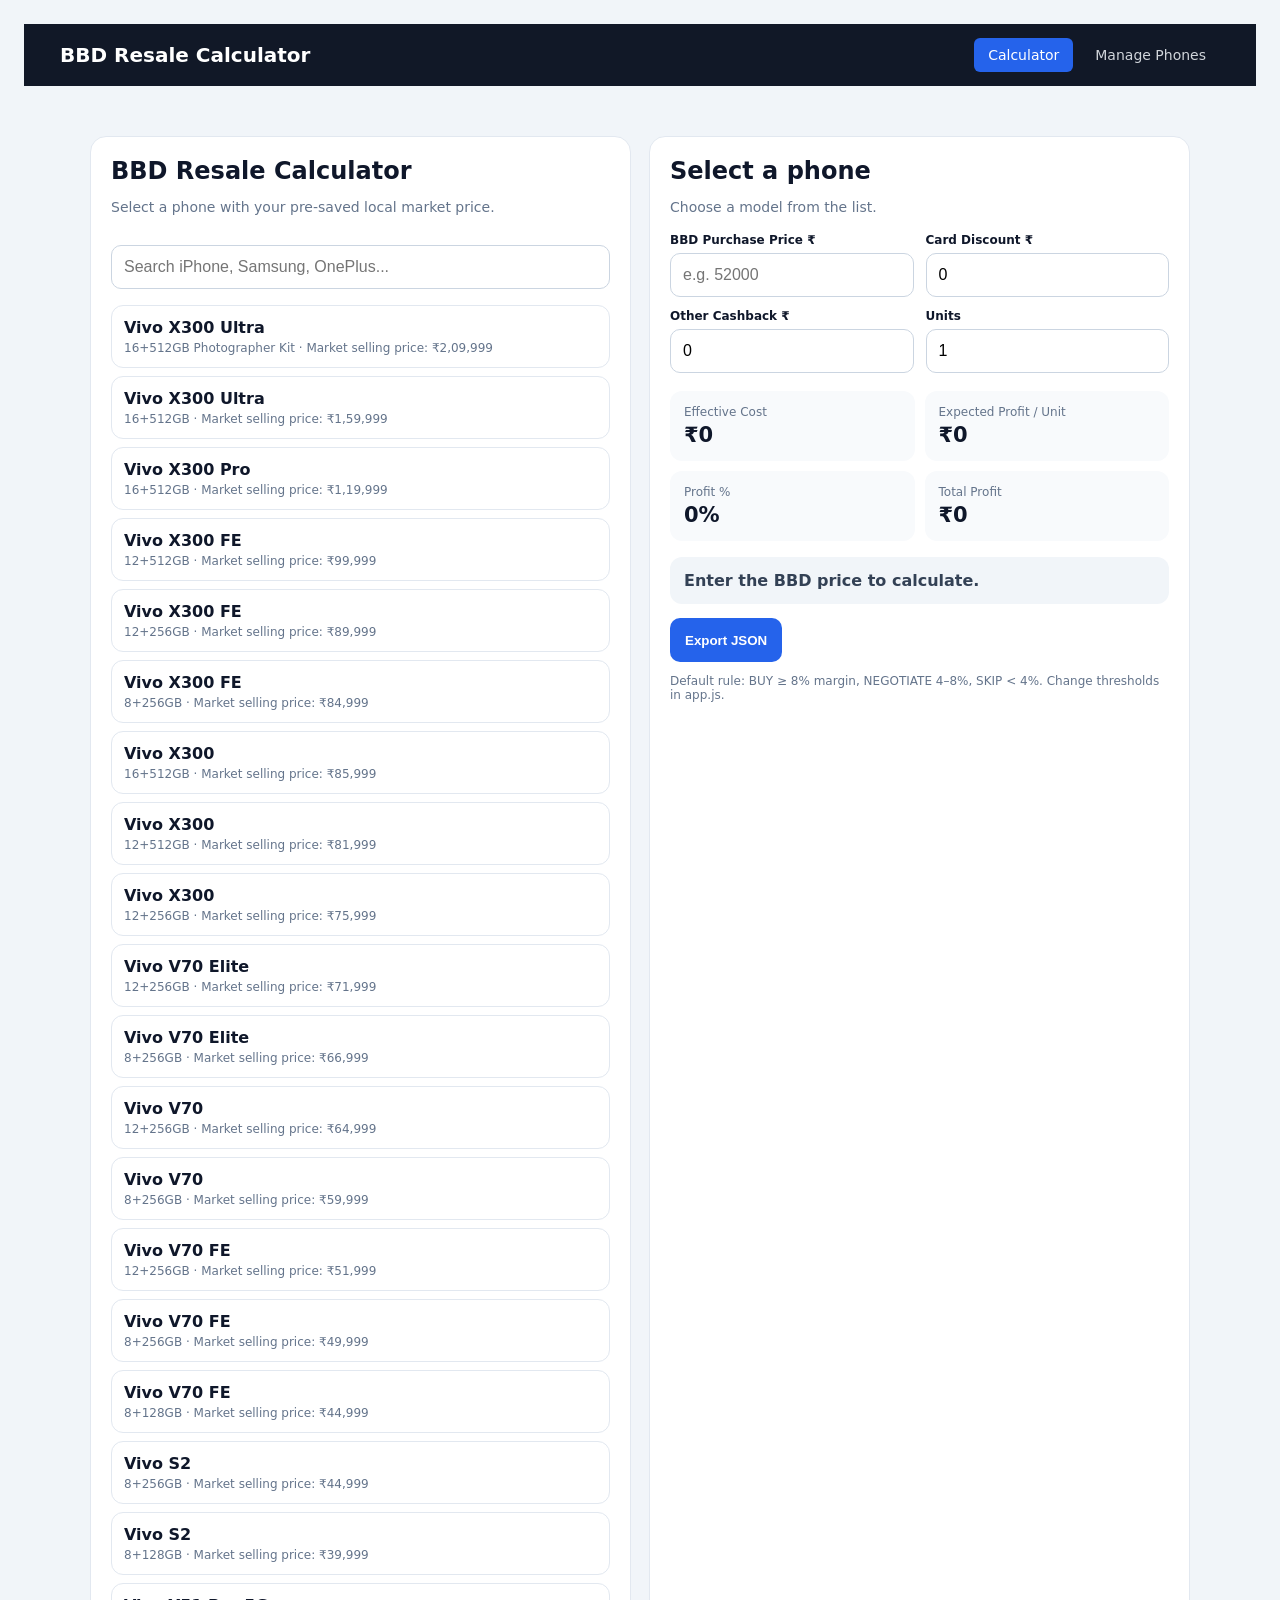
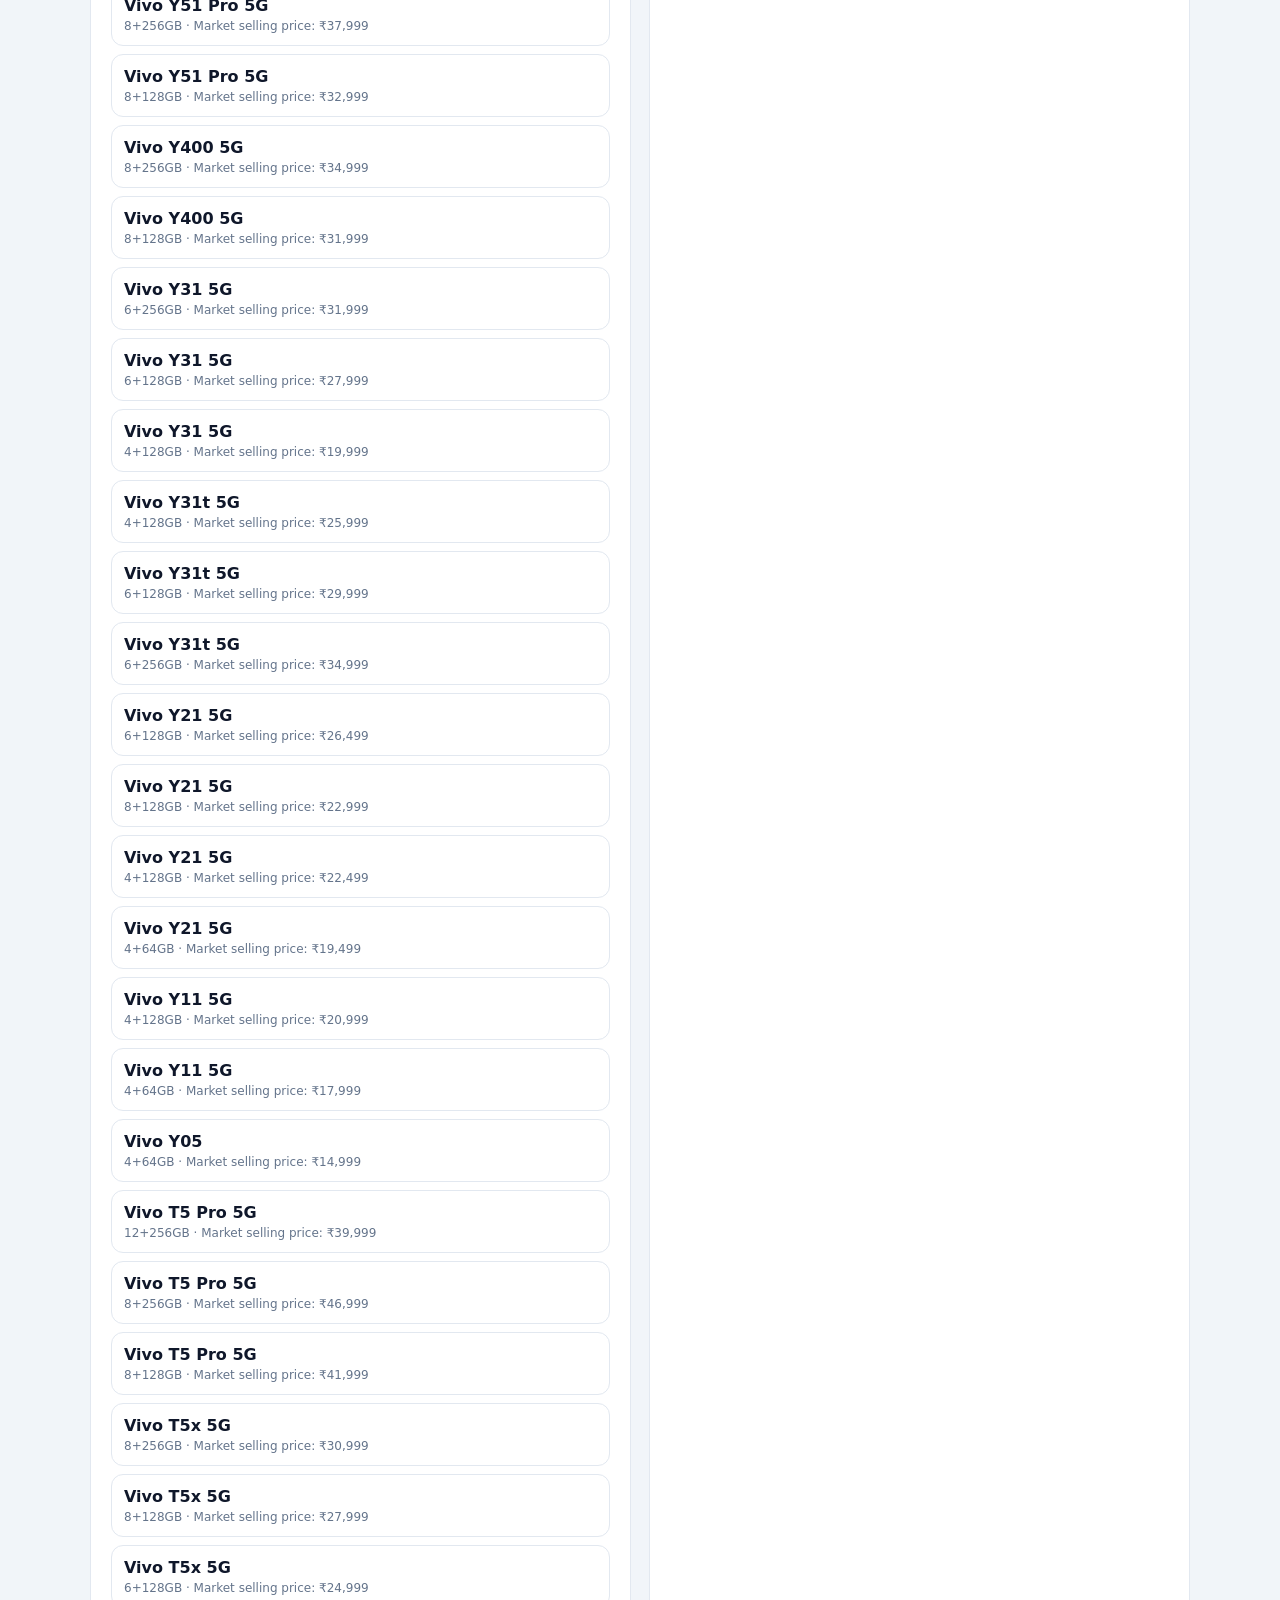
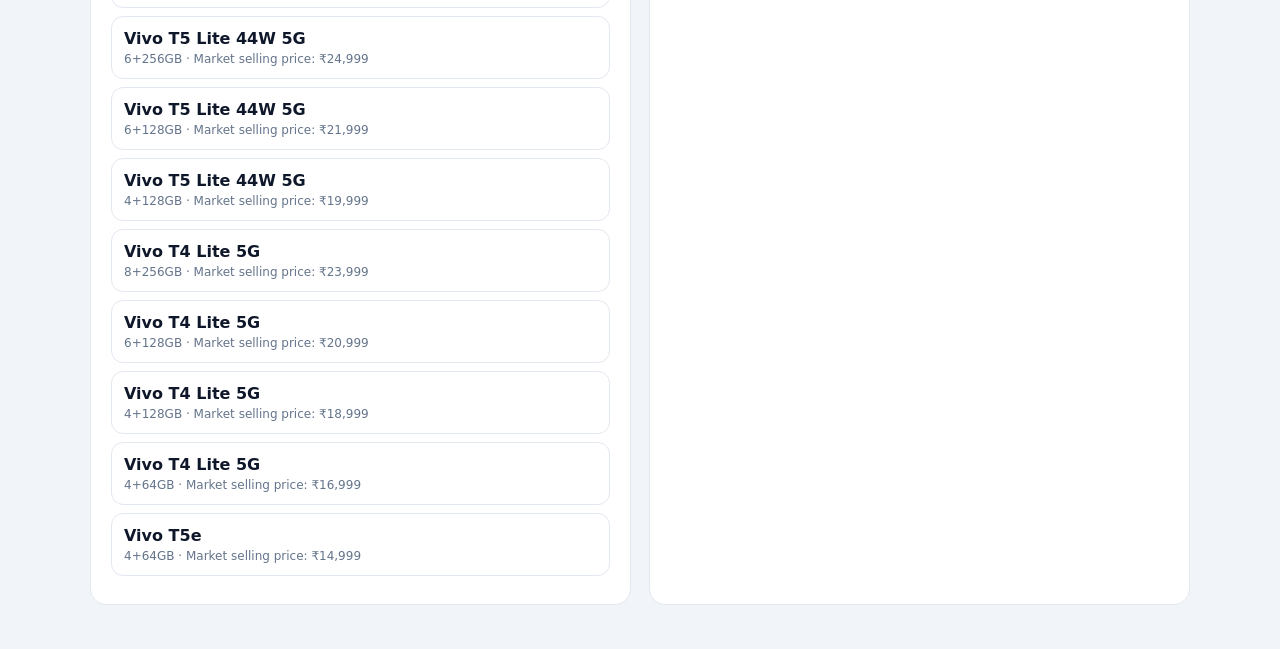
<file: index.html>
<!doctype html>
<html lang="en">
  <head>
    <meta charset="UTF-8" />
    <meta name="viewport" content="width=device-width, initial-scale=1.0" />
    <title>BBD Resale Calculator</title>
    <!-- common css -->
    <link rel="stylesheet" href="assets/css/header.css" />
    <link rel="stylesheet" href="assets/css/style.css" />
  </head>
  <body>
    <header class="site-header">
      <div class="header-inner">
        <a href="index.html" class="logo"> BBD Resale Calculator </a>

        <nav class="main-nav">
          <a href="index.html" class="nav-link active"> Calculator </a>

          <a href="admin.html" class="nav-link"> Manage Phones </a>
        </nav>
      </div>
    </header>
    <main class="app">
      <section class="panel phone-panel">
        <h1>BBD Resale Calculator</h1>
        <p class="muted">
          Select a phone with your pre-saved local market price.
        </p>
        <input
          id="search"
          class="input search"
          type="search"
          placeholder="Search iPhone, Samsung, OnePlus..."
        />
        <div id="phoneList"></div>
      </section>

      <section class="panel calculator-panel">
        <h2 id="selectedName">Select a phone</h2>
        <p id="marketText" class="muted">Choose a model from the list.</p>

        <div class="form-grid">
          <label>
            BBD Purchase Price ₹
            <input
              id="buyPrice"
              class="input"
              type="number"
              min="0"
              step="1"
              placeholder="e.g. 52000"
            />
          </label>

          <label>
            Card Discount ₹
            <input
              id="discount"
              class="input"
              type="number"
              min="0"
              step="1"
              value="0"
            />
          </label>

          <label>
            Other Cashback ₹
            <input
              id="cashback"
              class="input"
              type="number"
              min="0"
              step="1"
              value="0"
            />
          </label>

          <label>
            Units
            <input
              id="units"
              class="input"
              type="number"
              min="1"
              step="1"
              value="1"
            />
          </label>
        </div>

        <div class="metrics">
          <div class="metric">
            <span>Effective Cost</span>
            <strong id="effective">₹0</strong>
          </div>
          <div class="metric">
            <span>Expected Profit / Unit</span>
            <strong id="profit">₹0</strong>
          </div>
          <div class="metric">
            <span>Profit %</span>
            <strong id="profitPct">0%</strong>
          </div>
          <div class="metric">
            <span>Total Profit</span>
            <strong id="totalProfit">₹0</strong>
          </div>
        </div>

        <div id="decision" class="decision neutral" aria-live="polite">
          Enter the BBD price to calculate.
        </div>

        <div class="actions">
          <button id="exportBtn" type="button">Export JSON</button>
        </div>

        <p class="muted small">
          Default rule: BUY ≥ 8% margin, NEGOTIATE 4–8%, SKIP &lt; 4%. Change
          thresholds in app.js.
        </p>
      </section>
    </main>

    <script src="assets/data/phones.js"></script>
    <script src="assets/js/app.js"></script>
  </body>
</html>
</file>
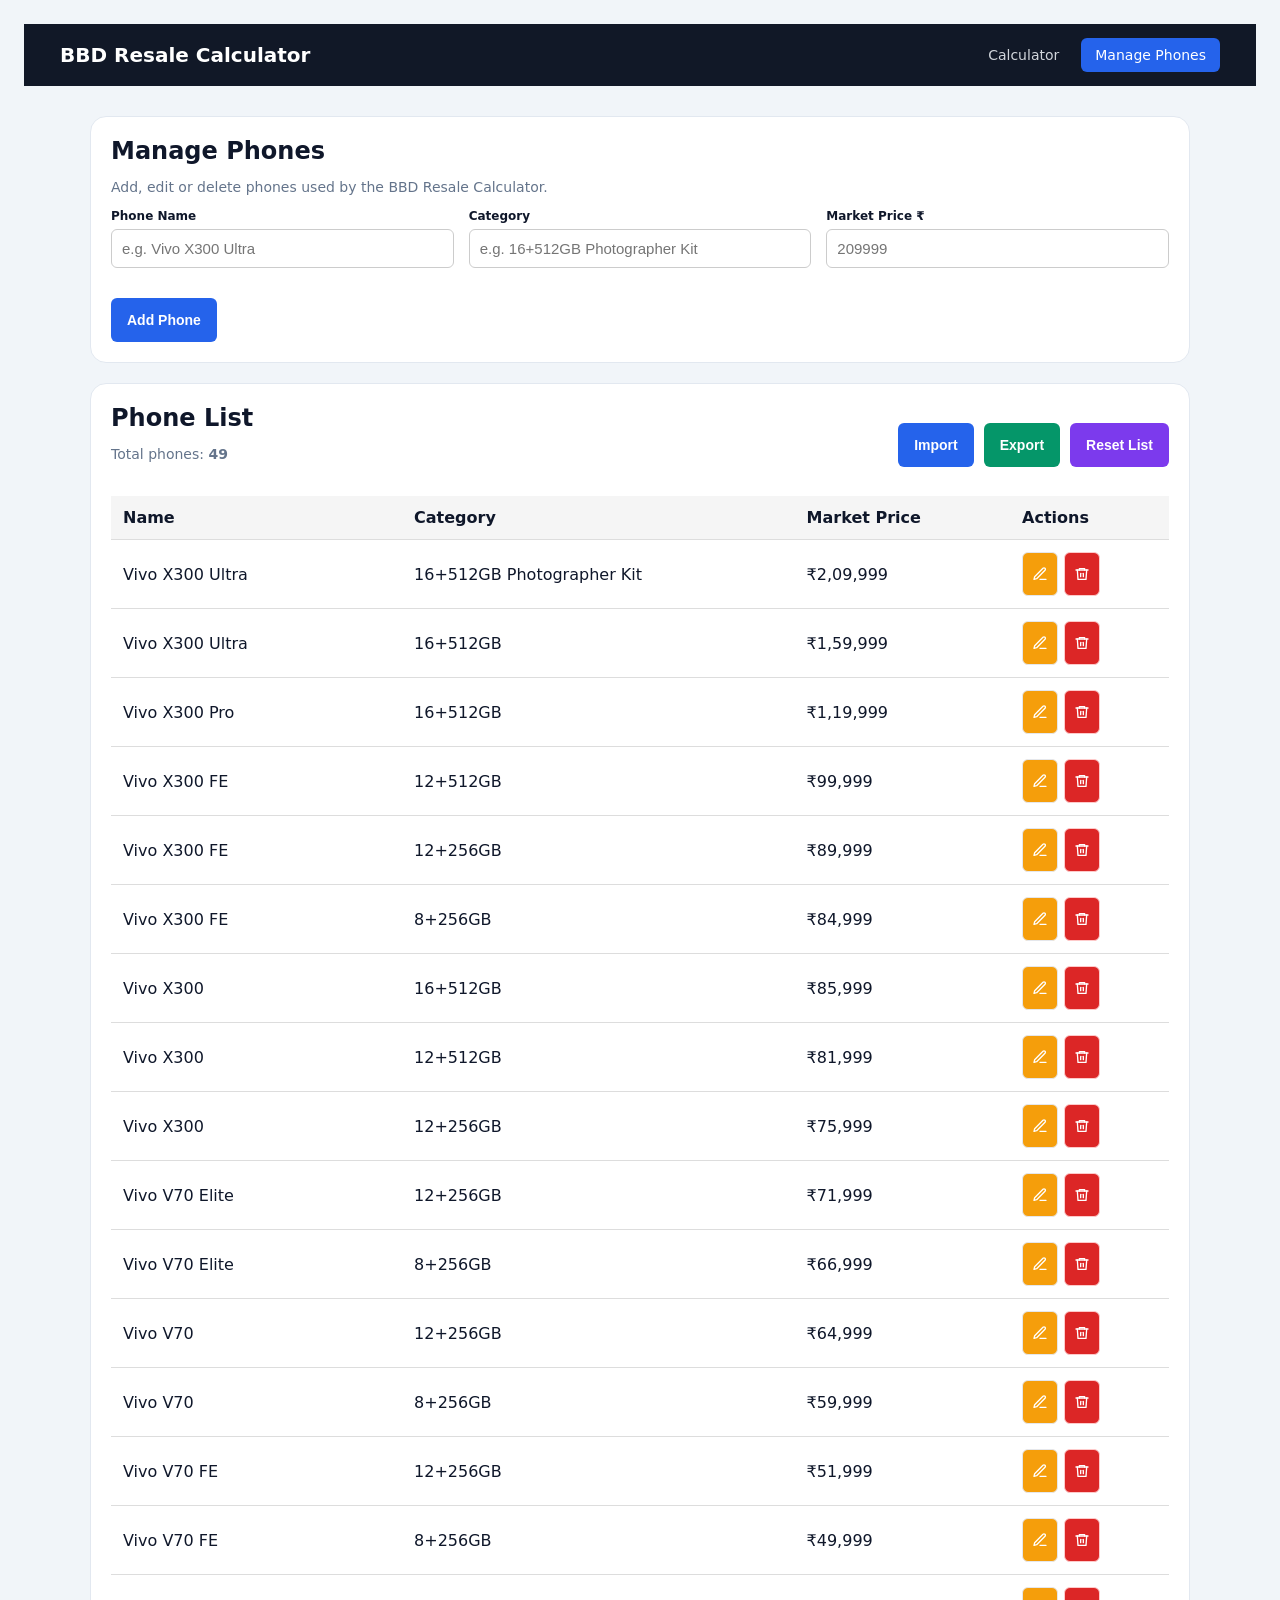
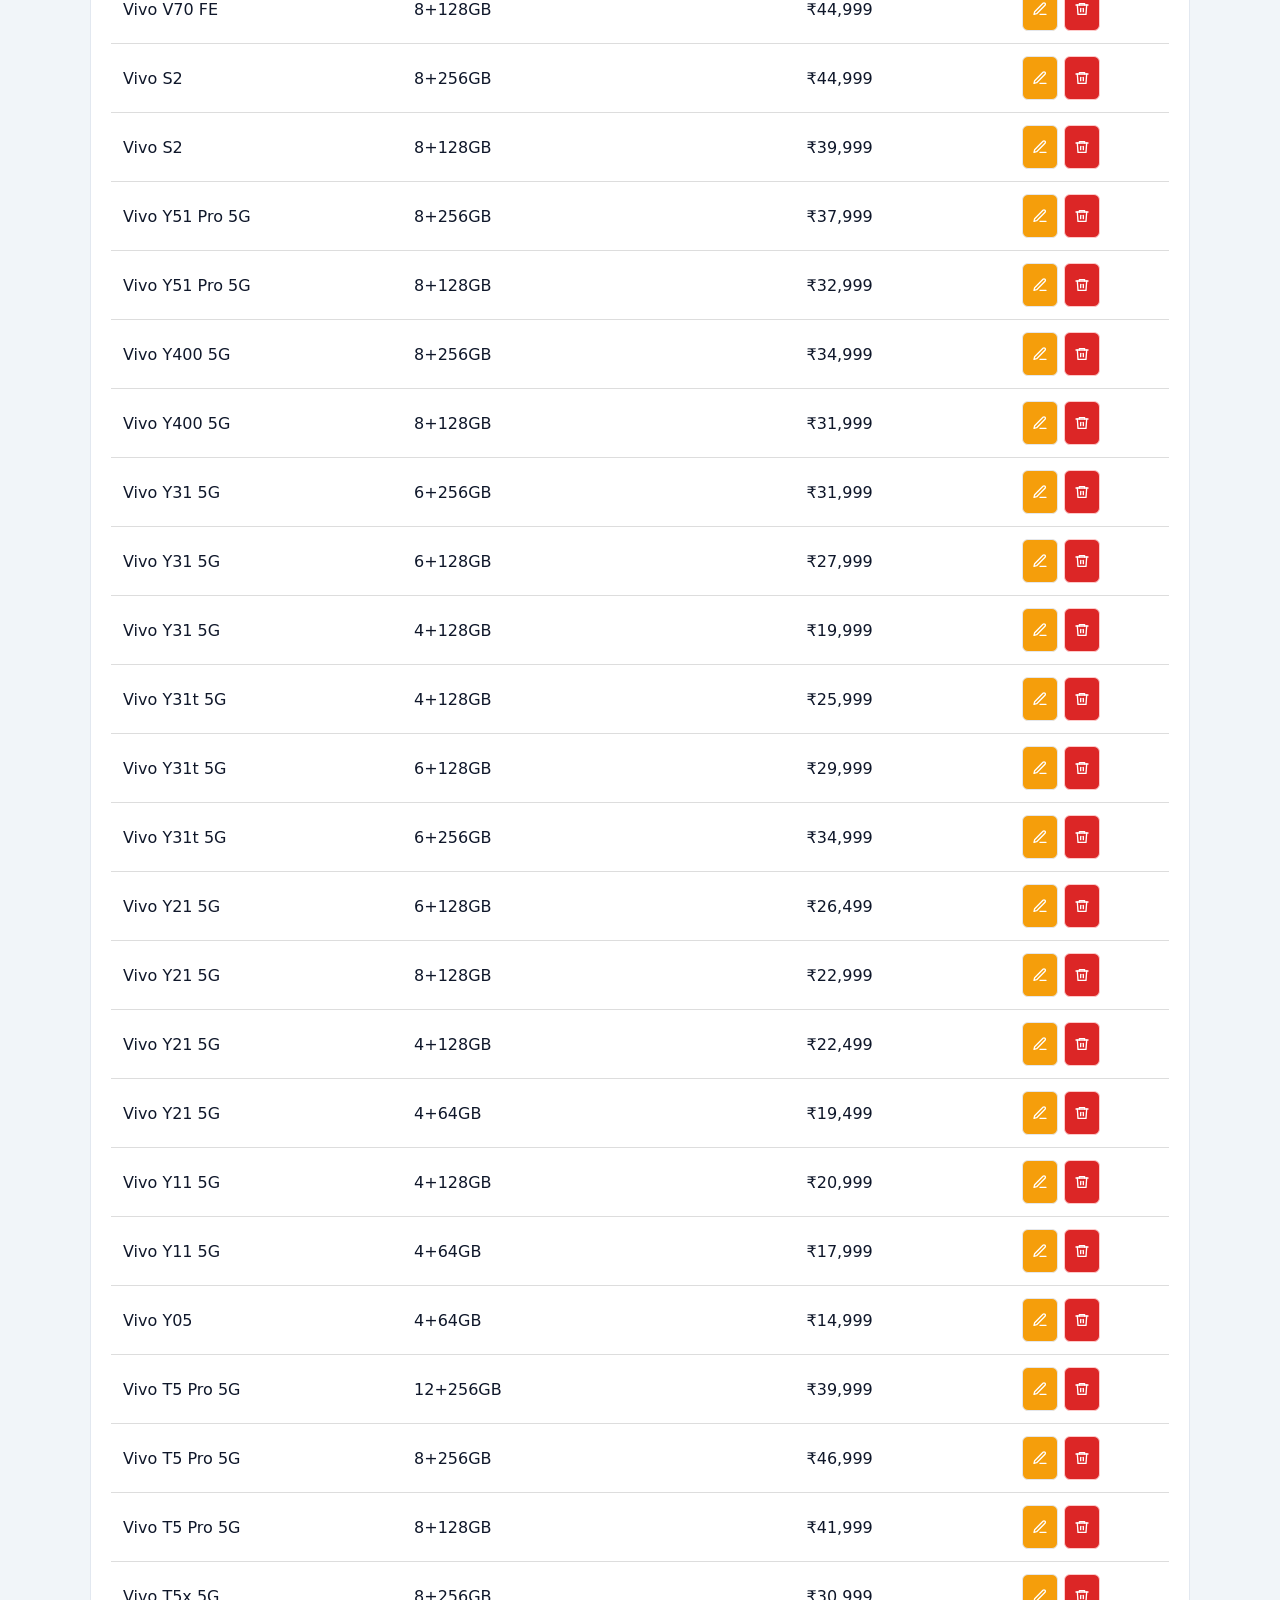
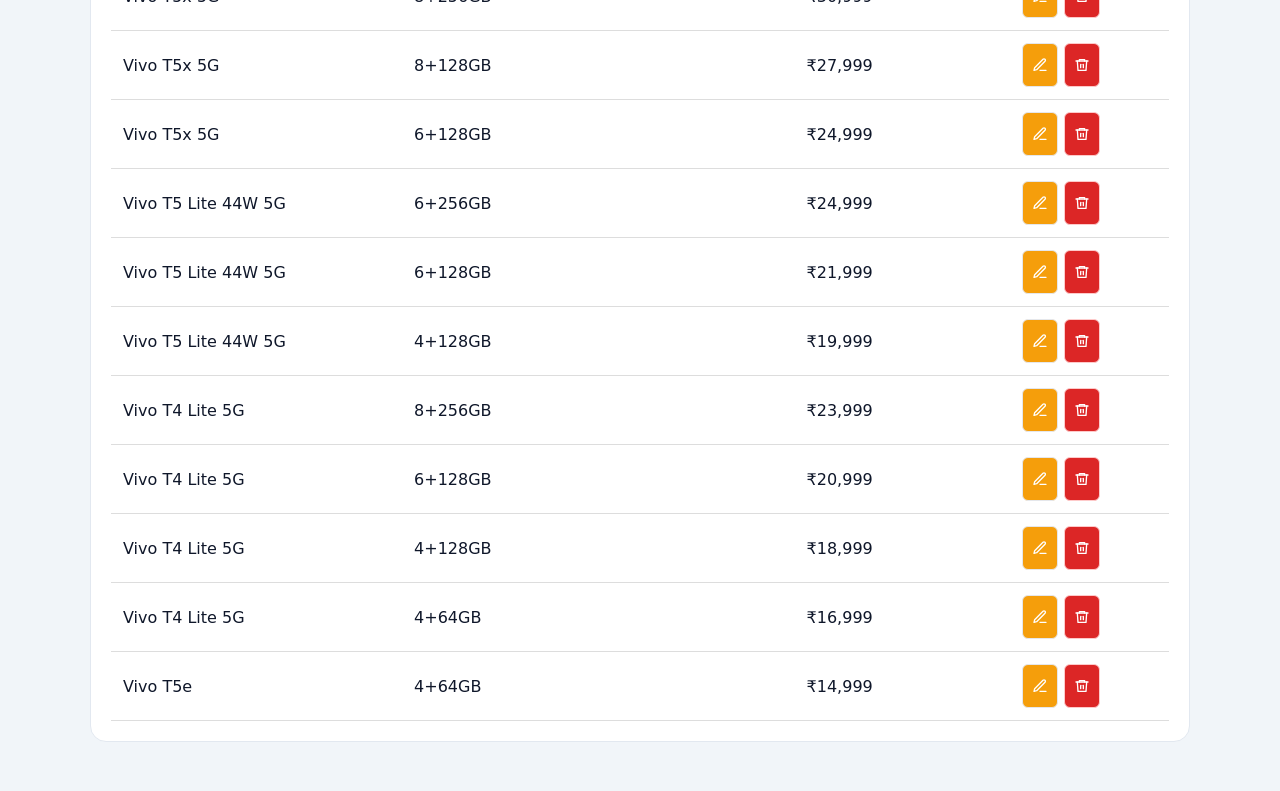
<file: admin.html>
<!doctype html>
<html lang="en">
  <head>
    <meta charset="UTF-8" />
    <meta name="viewport" content="width=device-width, initial-scale=1.0" />
    <title>Manage Phones</title>
    <!-- common css -->
    <link rel="stylesheet" href="assets/css/header.css" />
    <link rel="stylesheet" href="assets/css/style.css" />
    <!-- page css -->
    <link rel="stylesheet" href="assets/css/admin.css" />
  </head>

  <body>
    <header class="site-header">
      <div class="header-inner">
        <a href="index.html" class="logo"> BBD Resale Calculator </a>

        <nav class="main-nav">
          <a href="index.html" class="nav-link"> Calculator </a>

          <a href="admin.html" class="nav-link active"> Manage Phones </a>
        </nav>
      </div>
    </header>
    <main class="admin-page">
      <section class="panel">
        <h1>Manage Phones</h1>

        <p class="muted">
          Add, edit or delete phones used by the BBD Resale Calculator.
        </p>

        <div id="status" class="status"></div>

        <form id="phoneForm">
          <div class="admin-form">
            <label>
              Phone Name
              <input
                id="phoneName"
                type="text"
                placeholder="e.g. Vivo X300 Ultra"
                required
              />
            </label>

            <label>
              Category
              <input
                id="phoneCategory"
                type="text"
                placeholder="e.g. 16+512GB Photographer Kit"
                required
              />
            </label>

            <label>
              Market Price ₹
              <input
                id="marketPrice"
                type="number"
                min="0"
                step="1"
                placeholder="209999"
                required
              />
            </label>
          </div>

          <div class="admin-actions">
            <button type="submit" id="saveBtn" class="primary">
              Add Phone
            </button>

            <button
              type="button"
              id="cancelBtn"
              class="secondary"
              style="display: none"
            >
              Cancel Edit
            </button>
          </div>
        </form>
      </section>

      <section class="panel">
        <div
          style="
            display: flex;
            justify-content: space-between;
            align-items: center;
            gap: 10px;
            flex-wrap: wrap;
          "
        >
          <div>
            <h2>Phone List</h2>
            <p class="muted">
              Total phones: <strong id="phoneCount">0</strong>
            </p>
          </div>

          <div class="admin-actions">
            <button type="button" id="importBtn" class="primary">Import</button>
            <input
              type="file"
              id="importFile"
              accept=".json,application/json"
              hidden
            />

            <button type="button" id="exportBtn" class="export-btn">
              Export
            </button>

            <button type="button" id="resetBtn" class="reset-btn">
              Reset List
            </button>
          </div>
        </div>

        <div class="phone-table-wrapper">
          <table class="phone-table">
            <thead>
              <tr>
                <th>Name</th>
                <th>Category</th>
                <th>Market Price</th>
                <th>Actions</th>
              </tr>
            </thead>

            <tbody id="phoneTableBody"></tbody>
          </table>
        </div>
      </section>
    </main>

    <script src="assets/data/phones.js"></script>
    <script src="assets/js/admin.js"></script>
  </body>
</html>
</file>
<file: assets/css/header.css>
.site-header {
  background: #111827;
  color: #fff;
  width: 100%;
  margin-bottom: 30px;
}

.header-inner {
  max-width: 1200px;
  margin: 0 auto;
  padding: 14px 20px;

  display: flex;
  align-items: center;
  justify-content: space-between;
  gap: 20px;
}

.logo {
  color: #fff;
  text-decoration: none;
  font-size: 20px;
  font-weight: 700;
}

.main-nav {
  display: flex;
  align-items: center;
  gap: 8px;
}

.nav-link {
  color: #d1d5db;
  text-decoration: none;
  padding: 9px 14px;
  border-radius: 6px;
  font-size: 14px;
  font-weight: 500;
  transition: 0.2s ease;
}

.nav-link:hover {
  background: #374151;
  color: #fff;
}

/* Active page */
.nav-link.active {
  background: #2563eb;
  color: #fff;
}

/* Mobile */
@media (max-width: 600px) {
  .header-inner {
    flex-direction: column;
    align-items: stretch;
  }

  .logo {
    text-align: center;
  }

  .main-nav {
    justify-content: center;
  }

  .nav-link {
    flex: 1;
    text-align: center;
  }
}
</file>
<file: assets/css/style.css>
* {
  box-sizing: border-box;
}

body {
  margin: 0;
  padding: 24px;
  font-family:
    Inter,
    system-ui,
    -apple-system,
    BlinkMacSystemFont,
    "Segoe UI",
    sans-serif;
  background: #f1f5f9;
  color: #0f172a;
}

.app {
  max-width: 1100px;
  margin: 0 auto;
  display: grid;
  grid-template-columns: 1fr 1fr;
  gap: 18px;
}

.panel {
  background: #fff;
  border: 1px solid #e2e8f0;
  border-radius: 16px;
  padding: 20px;
  margin: 20px 0px;
}

h1,
h2 {
  margin: 0 0 5px;
}

.muted {
  color: #64748b;
  font-size: 14px;
}

.small {
  font-size: 12px;
}

.input {
  width: 100%;
  padding: 12px;
  margin-top: 6px;
  border: 1px solid #cbd5e1;
  border-radius: 10px;
  font-size: 16px;
  background: #fff;
}

.input:focus {
  outline: 2px solid #bfdbfe;
  border-color: #2563eb;
}

.search {
  margin: 16px 0;
}

.phone {
  border: 1px solid #e2e8f0;
  border-radius: 12px;
  padding: 12px;
  margin-bottom: 8px;
  cursor: pointer;
}

.phone:hover {
  background: #f8fafc;
}

.phone.active {
  border-color: #2563eb;
  background: #eff6ff;
}

.phone-name {
  font-weight: 700;
}

.phone-meta {
  color: #64748b;
  font-size: 12px;
  margin-top: 4px;
}

.form-grid {
  display: grid;
  grid-template-columns: 1fr 1fr;
  gap: 12px;
  margin-top: 18px;
}

label {
  font-size: 12px;
  font-weight: 700;
}

.metrics {
  display: grid;
  grid-template-columns: 1fr 1fr;
  gap: 10px;
  margin-top: 18px;
}

.metric {
  background: #f8fafc;
  border-radius: 12px;
  padding: 14px;
}

.metric span {
  display: block;
  color: #64748b;
  font-size: 12px;
}

.metric strong {
  display: block;
  font-size: 21px;
  margin-top: 4px;
}

.decision {
  margin-top: 16px;
  border-radius: 12px;
  padding: 14px;
  font-weight: 800;
}

.neutral {
  background: #f1f5f9;
  color: #334155;
}

.buy {
  background: #ecfdf5;
  color: #166534;
}

.negotiate {
  background: #fffbeb;
  color: #92400e;
}

.skip {
  background: #fef2f2;
  color: #991b1b;
}

.actions {
  display: flex;
  gap: 8px;
  margin-top: 14px;
}

button {
  min-height: 44px;
  border: 0;
  border-radius: 10px;
  padding: 10px 15px;
  background: #2563eb;
  color: white;
  font-weight: 700;
  cursor: pointer;
}

button:hover {
  background: #1d4ed8;
}

@media (max-width: 720px) {
  body {
    padding: 12px;
  }

  .app {
    grid-template-columns: 1fr;
  }

  .form-grid {
    grid-template-columns: 1fr;
  }
}

/* table */

.table-actions {
  display: flex;
  align-items: center;
  gap: 6px;
}

.icon-btn {
  width: 36px;
  height: 36px;
  padding: 0;
  display: inline-flex;
  align-items: center;
  justify-content: center;
  border: 1px solid #e5e7eb;
  border-radius: 6px;
  cursor: pointer;
  font-size: 16px;
  line-height: 1;
  transition: all 0.2s ease;
}

/* Edit */
.edit-btn {
  background: #f3f4f6;
  color: #374151;
  border: 1px solid #e5e7eb;
}

.edit-btn:hover {
  background: #e5e7eb;
  color: #111827;
}

/* Delete */
.delete-btn {
  background: #fef2f2;
  color: #dc2626;
  border: 1px solid #fecaca;
}

.delete-btn:hover {
  background: #fee2e2;
  color: #b91c1c;
}

/* Click effect */
.icon-btn:active {
  transform: scale(0.95);
}

@media (max-width: 600px) {
  .icon-btn {
    width: 32px;
    height: 32px;
    font-size: 14px;
  }

  .table-actions {
    gap: 4px;
  }
}
</file>
<file: assets/css/admin.css>
.admin-page {
  max-width: 1100px;
  margin: 25px auto;
}

.admin-form {
  display: grid;
  grid-template-columns: repeat(3, 1fr);
  gap: 15px;
  margin-bottom: 30px;
}

.admin-form label {
  display: flex;
  flex-direction: column;
  gap: 6px;
}

.admin-form input {
  padding: 10px;
  border: 1px solid #ccc;
  border-radius: 6px;
  font-size: 15px;
}

.admin-actions {
  display: flex;
  gap: 10px;
  margin-top: 10px;
}

button {
  cursor: pointer;
  padding: 10px 16px;
  border: 0;
  border-radius: 6px;
  font-size: 14px;
}

.primary {
  background: #2563eb;
  color: white;
}

.secondary {
  background: #6b7280;
  color: white;
}

.danger {
  background: #dc2626;
  color: white;
}

.phone-table {
  width: 100%;
  border-collapse: collapse;
  margin-top: 20px;
}

.phone-table th,
.phone-table td {
  padding: 12px;
  border-bottom: 1px solid #ddd;
  text-align: left;
}

.phone-table th {
  background: #f5f5f5;
}

.table-actions {
  display: flex;
  gap: 6px;
}

.edit-btn {
  background: #f59e0b;
  color: white;
}

.delete-btn {
  background: #dc2626;
  color: white;
}

.export-btn {
  background: #059669;
  color: white;
}

.reset-btn {
  background: #7c3aed;
  color: white;
}

.status {
  margin: 15px 0;
  padding: 10px;
  border-radius: 6px;
  background: #ecfdf5;
  color: #065f46;
  display: none;
}

@media (max-width: 800px) {
  .admin-form {
    grid-template-columns: 1fr 1fr;
  }

  .phone-table {
    font-size: 13px;
  }
}

@media (max-width: 500px) {
  .admin-form {
    grid-template-columns: 1fr;
  }

  .phone-table-wrapper {
    overflow-x: auto;
  }
}
</file>
